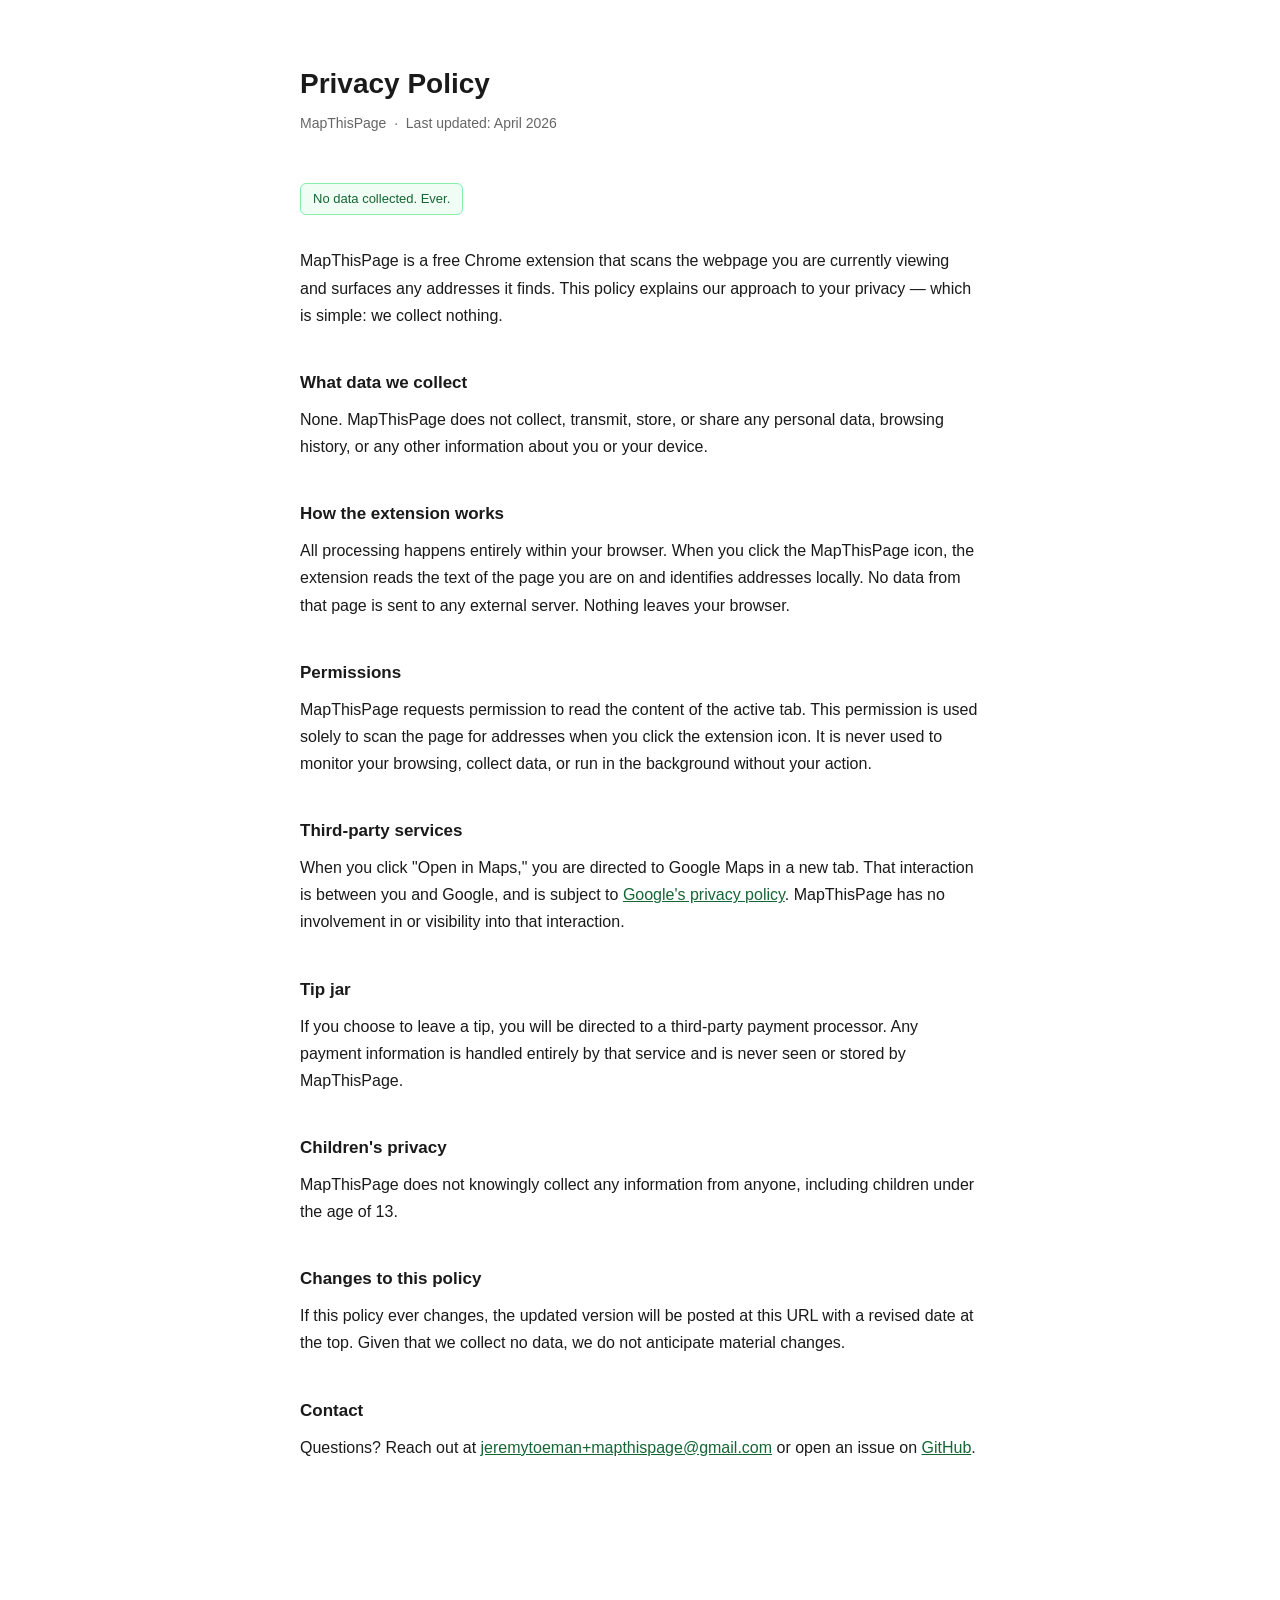
<file: privacy/index.html>
<!DOCTYPE html>
<html lang="en">
<head>
<meta charset="UTF-8">
<meta name="viewport" content="width=device-width, initial-scale=1.0">
<title>Privacy Policy – MapThisPage</title>
<style>
  body { font-family: -apple-system, BlinkMacSystemFont, "Segoe UI", sans-serif; max-width: 680px; margin: 60px auto; padding: 0 24px 80px; color: #1a1a1a; line-height: 1.7; }
  h1 { font-size: 28px; font-weight: 600; margin-bottom: 4px; }
  .meta { color: #666; font-size: 14px; margin-bottom: 48px; }
  h2 { font-size: 17px; font-weight: 600; margin-top: 40px; margin-bottom: 8px; }
  p { margin: 0 0 16px; }
  a { color: #166534; }
  .badge { display: inline-block; background: #f0fdf4; color: #166534; border: 1px solid #86efac; border-radius: 6px; padding: 4px 12px; font-size: 13px; font-weight: 500; margin-bottom: 32px; }
</style>
</head>
<body>

<h1>Privacy Policy</h1>
<p class="meta">MapThisPage &nbsp;·&nbsp; Last updated: April 2026</p>

<div class="badge">No data collected. Ever.</div>

<p>MapThisPage is a free Chrome extension that scans the webpage you are currently viewing and surfaces any addresses it finds. This policy explains our approach to your privacy — which is simple: we collect nothing.</p>

<h2>What data we collect</h2>
<p>None. MapThisPage does not collect, transmit, store, or share any personal data, browsing history, or any other information about you or your device.</p>

<h2>How the extension works</h2>
<p>All processing happens entirely within your browser. When you click the MapThisPage icon, the extension reads the text of the page you are on and identifies addresses locally. No data from that page is sent to any external server. Nothing leaves your browser.</p>

<h2>Permissions</h2>
<p>MapThisPage requests permission to read the content of the active tab. This permission is used solely to scan the page for addresses when you click the extension icon. It is never used to monitor your browsing, collect data, or run in the background without your action.</p>

<h2>Third-party services</h2>
<p>When you click "Open in Maps," you are directed to Google Maps in a new tab. That interaction is between you and Google, and is subject to <a href="https://policies.google.com/privacy" target="_blank">Google's privacy policy</a>. MapThisPage has no involvement in or visibility into that interaction.</p>

<h2>Tip jar</h2>
<p>If you choose to leave a tip, you will be directed to a third-party payment processor. Any payment information is handled entirely by that service and is never seen or stored by MapThisPage.</p>

<h2>Children's privacy</h2>
<p>MapThisPage does not knowingly collect any information from anyone, including children under the age of 13.</p>

<h2>Changes to this policy</h2>
<p>If this policy ever changes, the updated version will be posted at this URL with a revised date at the top. Given that we collect no data, we do not anticipate material changes.</p>

<h2>Contact</h2>
<p>Questions? Reach out at <a href="mailto:jeremytoeman+mapthispage@gmail.com">jeremytoeman+mapthispage@gmail.com</a> or open an issue on <a href="https://github.com/jtoeman/mapthispage" target="_blank">GitHub</a>.</p>

</body>
</html>
</file>
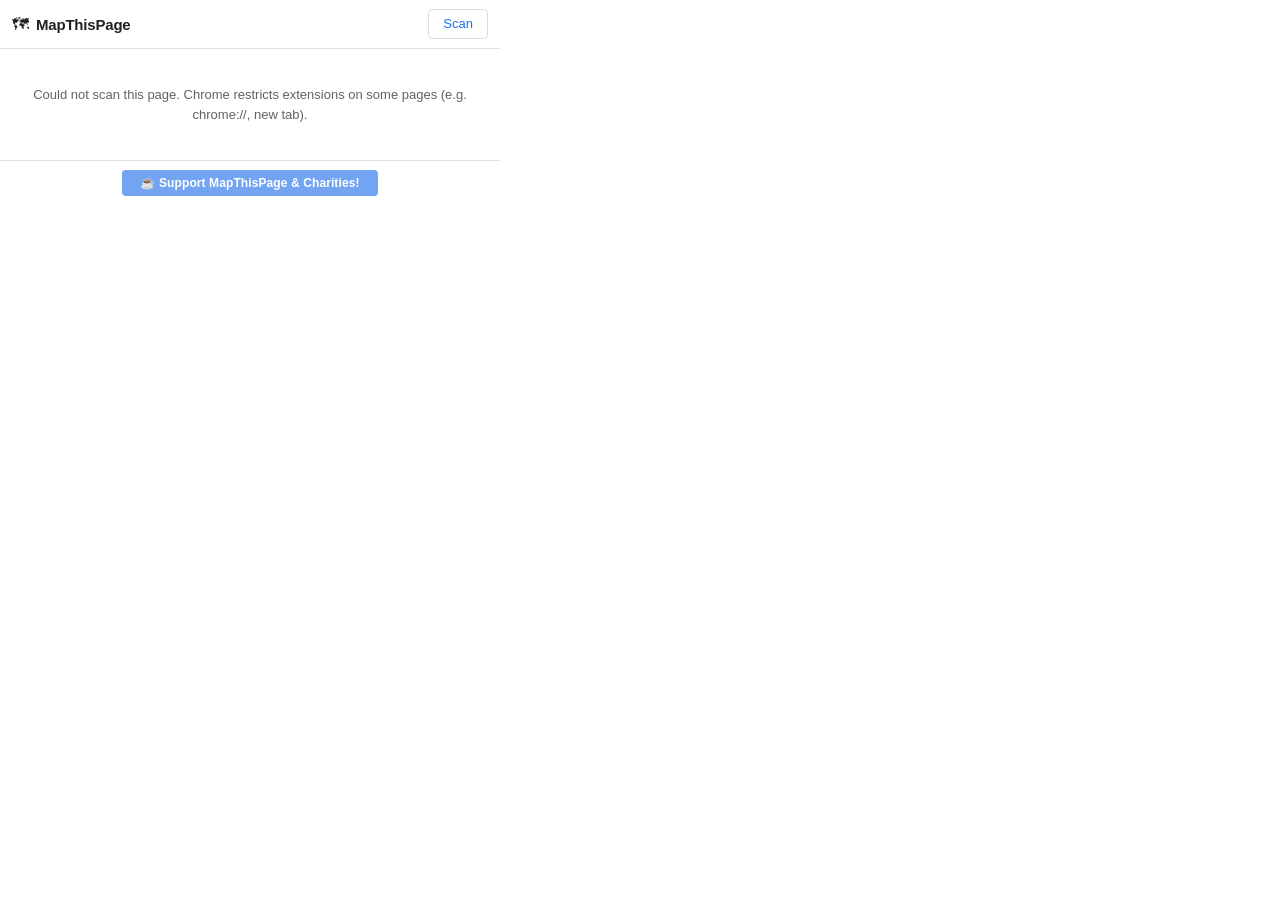
<file: popup/popup.html>
<!DOCTYPE html>
<html lang="en">
<head>
  <meta charset="UTF-8" />
  <meta name="viewport" content="width=device-width, initial-scale=1.0" />
  <title>MapThisPage</title>
  <link rel="stylesheet" href="popup.css" />
</head>
<body>

  <!-- ── Header ── -->
  <header class="header">
    <div class="header-left">
      <span class="logo">🗺</span>
      <span class="app-title">MapThisPage</span>
    </div>
    <div class="header-right">
      <button id="btn-scan" class="btn btn-secondary">Scan</button>
    </div>
  </header>

  <!-- ── Bulk action bar (shown when rows are checked) ── -->
  <div id="bulk-bar" class="bulk-bar hidden">
    <span id="selected-label" class="selected-label">0 selected</span>
    <button id="btn-open-selected" class="btn btn-primary">Open in Maps</button>
  </div>

  <!-- ── States ── -->
  <div id="state-idle" class="state-panel">
    <p class="state-text">Click <strong>Scan</strong> to find addresses on this page.</p>
  </div>

  <div id="state-loading" class="state-panel hidden">
    <div class="spinner"></div>
    <p class="state-text">Scanning page…</p>
  </div>

  <div id="state-empty" class="state-panel hidden">
    <p class="state-text">No addresses found on this page.</p>
  </div>

  <!-- ── Results Table ── -->
  <div id="state-results" class="hidden">
    <table class="results-table">
      <thead>
        <tr>
          <th class="col-check">
            <input type="checkbox" id="chk-select-all" title="Select all" />
          </th>
          <th class="col-place">Place</th>
          <th class="col-address">Address</th>
          <th class="col-action"></th>
        </tr>
      </thead>
      <tbody id="results-body">
        <!-- Rows injected by popup.js -->
      </tbody>
    </table>
    <div class="footer-bar">
      <span id="result-count" class="result-count"></span>
    </div>
  </div>

  <!-- ── Ko-fi support bar (always visible) ── -->
  <div class="kofi-bar">
    <a href="https://ko-fi.com/B0B31XCPZQ" target="_blank" class="kofi-btn">
      ☕ Support MapThisPage &amp; Charities!
    </a>
  </div>

  <script src="popup.js"></script>
</body>
</html>
</file>
<file: popup/popup.css>
/* ── Reset & Base ───────────────────────────────────────────────────────────── */
*, *::before, *::after { box-sizing: border-box; margin: 0; padding: 0; }

body {
  font-family: -apple-system, BlinkMacSystemFont, "Segoe UI", Roboto, "Helvetica Neue", Arial, sans-serif;
  font-size: 13px;
  color: #202124;
  background: #fff;
  width: 500px;
  min-width: 500px;
  overflow-x: hidden;
}

/* ── Header ─────────────────────────────────────────────────────────────────── */
.header {
  display: flex;
  align-items: center;
  justify-content: space-between;
  padding: 9px 12px;
  border-bottom: 1px solid #e0e0e0;
  background: #fff;
  position: sticky;
  top: 0;
  z-index: 10;
}

.header-left {
  display: flex;
  align-items: center;
  gap: 7px;
}

.logo { font-size: 17px; line-height: 1; }

.app-title {
  font-size: 15px;
  font-weight: 600;
  color: #202124;
  letter-spacing: -0.2px;
}

.header-right {
  display: flex;
  align-items: center;
}

/* ── Bulk action bar ─────────────────────────────────────────────────────────── */
.bulk-bar {
  display: flex;
  align-items: center;
  justify-content: space-between;
  padding: 7px 12px;
  background: #e8f0fe;
  border-bottom: 1px solid #c5d8f7;
}

.selected-label {
  font-size: 12px;
  color: #1a73e8;
  font-weight: 500;
}

/* ── Buttons ─────────────────────────────────────────────────────────────────── */
.btn {
  padding: 5px 14px;
  border-radius: 4px;
  font-size: 13px;
  font-weight: 500;
  cursor: pointer;
  border: 1px solid transparent;
  white-space: nowrap;
  transition: background 0.12s;
  line-height: 1.4;
}

.btn-primary {
  background: #1a73e8;
  color: #fff;
  border-color: #1a73e8;
}
.btn-primary:hover { background: #1557b0; border-color: #1557b0; }
.btn-primary:active { background: #0f3f7a; }

.btn-secondary {
  background: #fff;
  color: #1a73e8;
  border: 1px solid #dadce0;
}
.btn-secondary:hover { background: #f1f5ff; border-color: #1a73e8; }
.btn-secondary:active { background: #e3eafc; }

/* Maps icon button — sits in the action column */
.btn-maps {
  display: inline-flex;
  align-items: center;
  justify-content: center;
  width: 30px;
  height: 28px;
  font-size: 16px;
  line-height: 1;
  background: #fff;
  border: 1px solid #dadce0;
  border-radius: 4px;
  cursor: pointer;
  transition: background 0.1s, border-color 0.1s;
}
.btn-maps:hover { background: #f1f5ff; border-color: #1a73e8; }
.btn-maps:active { background: #e3eafc; }

/* SLOT: save-to-list — a future "Save" button will live next to .btn-maps */

/* ── State Panels ────────────────────────────────────────────────────────────── */
.state-panel {
  display: flex;
  flex-direction: column;
  align-items: center;
  justify-content: center;
  padding: 36px 20px;
  gap: 12px;
  color: #5f6368;
}

.state-text { font-size: 13px; text-align: center; line-height: 1.5; }

.spinner {
  width: 24px;
  height: 24px;
  border: 3px solid #e0e0e0;
  border-top-color: #1a73e8;
  border-radius: 50%;
  animation: spin 0.7s linear infinite;
}

@keyframes spin { to { transform: rotate(360deg); } }

/* ── Results Table ───────────────────────────────────────────────────────────── */
.results-table {
  width: 100%;
  border-collapse: collapse;
  table-layout: fixed;
}

.results-table thead tr {
  background: #f8f9fa;
  border-bottom: 2px solid #e0e0e0;
  position: sticky;
  top: 0; /* thead is inside its own scroll container (#state-results), so 0 is correct */
  z-index: 9;
}

.results-table th {
  padding: 7px 10px;
  font-size: 11px;
  font-weight: 600;
  text-transform: uppercase;
  letter-spacing: 0.5px;
  color: #5f6368;
  text-align: left;
}

.col-check   { width: 34px; text-align: center; }
.col-place   { width: 36%; }
.col-address { width: auto; }
.col-action  { width: 52px; text-align: center; }

/* ── Table Rows ──────────────────────────────────────────────────────────────── */
.results-table tbody tr {
  border-bottom: 1px solid #f1f3f4;
  transition: background 0.08s;
  cursor: default;
}

.results-table tbody tr:hover  { background: #f8f9fa; }
.results-table tbody tr.selected { background: #e8f0fe; }
.results-table tbody tr.selected:hover { background: #ddeafc; }

.results-table td {
  padding: 9px 10px;
  vertical-align: middle;
  font-size: 13px;
  line-height: 1.4;
  word-break: break-word;
}

.td-check { text-align: center; }
.td-action { text-align: center; padding: 6px 14px 6px 4px; } /* 14px right keeps button away from scrollbar */

.place-text    { font-weight: 500; color: #202124; }
.place-unknown { color: #9aa0a6; font-style: italic; }
.address-text  { color: #3c4043; font-size: 12px; }

/* Scroll-to-entry button — sits inline after the place name */
.btn-scroll {
  display: inline-flex;
  align-items: center;
  justify-content: center;
  width: 18px;
  height: 18px;
  margin-left: 6px;
  font-size: 9px;
  line-height: 1;
  background: none;
  border: 1px solid #dadce0;
  border-radius: 3px;
  cursor: pointer;
  color: #9aa0a6;
  vertical-align: middle;
  flex-shrink: 0;
  transition: background 0.1s, border-color 0.1s, color 0.1s;
}
.btn-scroll:hover {
  background: #f1f5ff;
  border-color: #1a73e8;
  color: #1a73e8;
}

/* ── Checkboxes ──────────────────────────────────────────────────────────────── */
input[type="checkbox"] {
  width: 15px;
  height: 15px;
  accent-color: #1a73e8;
  cursor: pointer;
}

/* ── Footer ──────────────────────────────────────────────────────────────────── */
.footer-bar {
  padding: 7px 12px;
  border-top: 1px solid #e0e0e0;
  background: #f8f9fa;
}

.result-count { font-size: 11px; color: #80868b; }

/* ── Ko-fi support bar ───────────────────────────────────────────────────────── */
.kofi-bar {
  padding: 9px 12px;
  border-top: 1px solid #e0e0e0;
  background: #fff;
  text-align: center;
}

.kofi-btn {
  display: inline-block;
  background: #72a4f2;
  color: #fff;
  border-radius: 4px;
  padding: 6px 18px;
  font-size: 12px;
  font-weight: 600;
  text-decoration: none;
  letter-spacing: 0.1px;
  transition: background 0.12s;
}

.kofi-btn:hover  { background: #5a8fd4; }
.kofi-btn:active { background: #4a7bc4; }

/* ── Utility ─────────────────────────────────────────────────────────────────── */
.hidden { display: none !important; }

/* Scrollable results area */
#state-results {
  max-height: 400px;
  overflow-y: auto;
}
</file>
